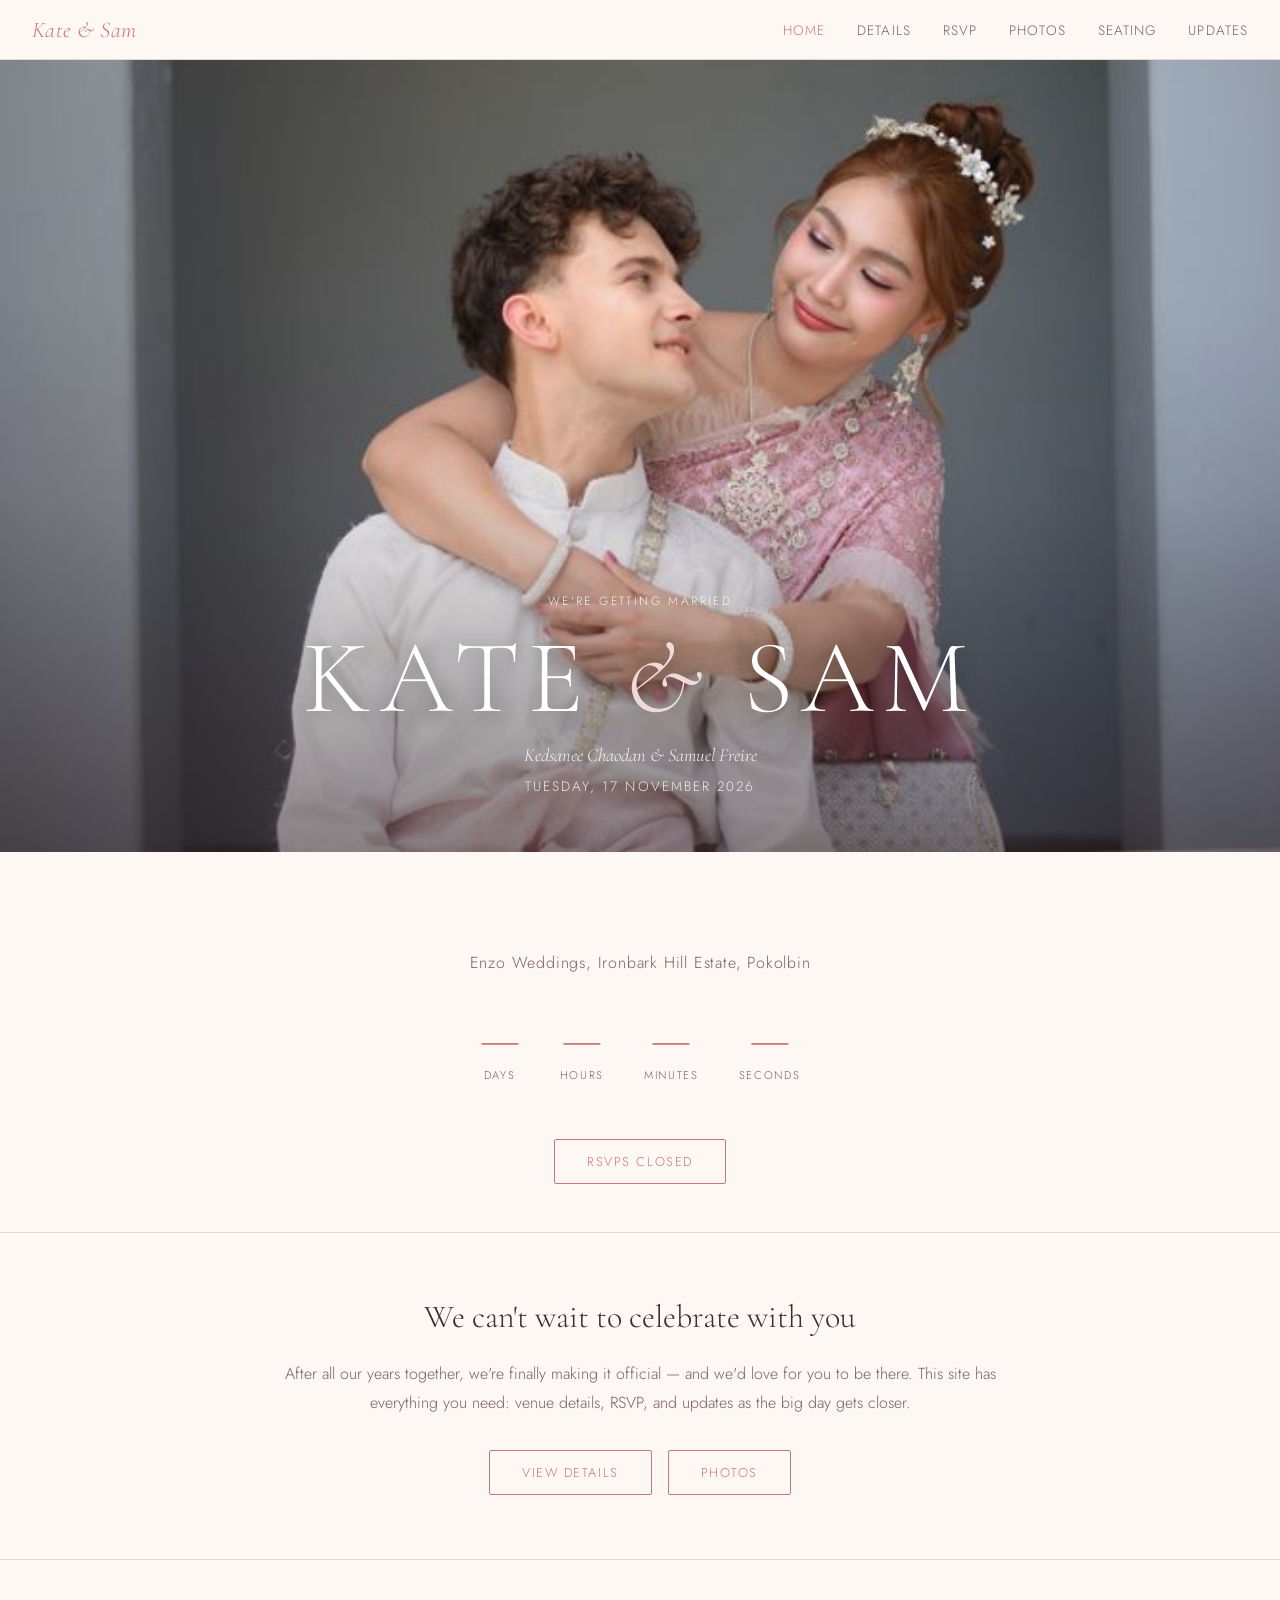
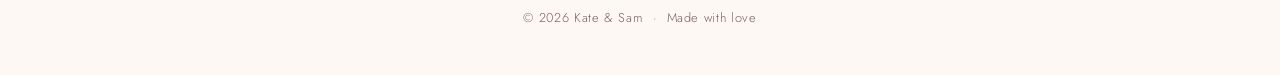
<file: index.html>
<!DOCTYPE html>
<html lang="en">
<head>
  <meta charset="UTF-8">
  <meta name="viewport" content="width=device-width, initial-scale=1.0">
  <title>Kate &amp; Sam — Wedding</title>
  <link rel="stylesheet" href="style.css?v=3">
</head>
<body>

  <nav>
    <a class="wordmark" href="index.html">Kate &amp; Sam</a>
    <button class="nav-toggle" aria-label="Menu" onclick="document.querySelector('nav ul').classList.toggle('open')">
      <span></span><span></span><span></span>
    </button>
    <ul>
      <li><a href="index.html" class="active">Home</a></li>
      <li><a href="details.html">Details</a></li>
      <li><a href="rsvp.html">RSVP</a></li>
      <li><a href="photos.html">Photos</a></li>
      <li><a href="seating.html">Seating</a></li>
      <li><a href="updates.html">Updates</a></li>
    </ul>
  </nav>

  <header class="cover">
    <picture>
      <source media="(max-width: 640px)" srcset="images/cover-sm.jpg">
      <img src="images/cover.jpg" alt="Kate and Sam" fetchpriority="high">
    </picture>
    <div class="cover-text">
      <p class="eyebrow">We're getting married</p>
      <h1>Kate <em>&amp;</em> Sam</h1>
      <p class="cover-names">Kedsanee Chaodan &amp; Samuel Freire</p>
      <p class="cover-date">Tuesday, 17 November 2026</p>
    </div>
  </header>

  <div class="page-hero home-intro">
    <p class="sub">Enzo Weddings, Ironbark Hill Estate, Pokolbin</p>

    <div id="countdown">
      <div class="unit"><div class="num" id="cd-days">—</div><div class="label">Days</div></div>
      <div class="unit"><div class="num" id="cd-hours">—</div><div class="label">Hours</div></div>
      <div class="unit"><div class="num" id="cd-mins">—</div><div class="label">Minutes</div></div>
      <div class="unit"><div class="num" id="cd-secs">—</div><div class="label">Seconds</div></div>
    </div>

    <a href="rsvp.html" class="btn btn-outline rsvp-btn" style="margin-top: 1rem;">RSVPs Closed</a>
  </div>

  <div class="section" style="text-align: center;">
    <h2>We can't wait to celebrate with you</h2>
    <p>After all our years together, we're finally making it official — and we'd love for you to be there. This site has everything you need: venue details, RSVP, and updates as the big day gets closer.</p>
    <div style="margin-top: 2rem; display: flex; gap: 1rem; justify-content: center; flex-wrap: wrap;">
      <a href="details.html" class="btn btn-outline">View Details</a>
      <a href="photos.html" class="btn btn-outline">Photos</a>
    </div>
  </div>

  <footer>
    &copy; 2026 Kate &amp; Sam &nbsp;·&nbsp; Made with love
  </footer>

  <script>
    // Wedding starts from 3:30 PM on Tuesday 17 November 2026 (Hunter Valley, AEDT).
    const weddingDate = new Date('2026-11-17T15:30:00+11:00');

    function tick() {
      const now = new Date();
      const diff = weddingDate - now;
      if (isNaN(diff) || diff <= 0) return;
      const d = Math.floor(diff / 864e5);
      const h = Math.floor((diff % 864e5) / 36e5);
      const m = Math.floor((diff % 36e5) / 6e4);
      const s = Math.floor((diff % 6e4) / 1e3);
      document.getElementById('cd-days').textContent  = d;
      document.getElementById('cd-hours').textContent = String(h).padStart(2,'0');
      document.getElementById('cd-mins').textContent  = String(m).padStart(2,'0');
      document.getElementById('cd-secs').textContent  = String(s).padStart(2,'0');
    }
    tick();
    setInterval(tick, 1000);
  </script>

  <script>
    // Late RSVPs: show "RSVP Now" until Fri 6 Nov 2026 11:59 PM AEDT, then fall back to "RSVPs Closed"
    if (Date.now() < new Date('2026-11-06T23:59:59+11:00').getTime()) {
      document.querySelectorAll('.rsvp-btn').forEach(function (b) {
        b.classList.remove('btn-outline');
        b.textContent = 'RSVP Now';
      });
    }
  </script>
</body>
</html>
</file>
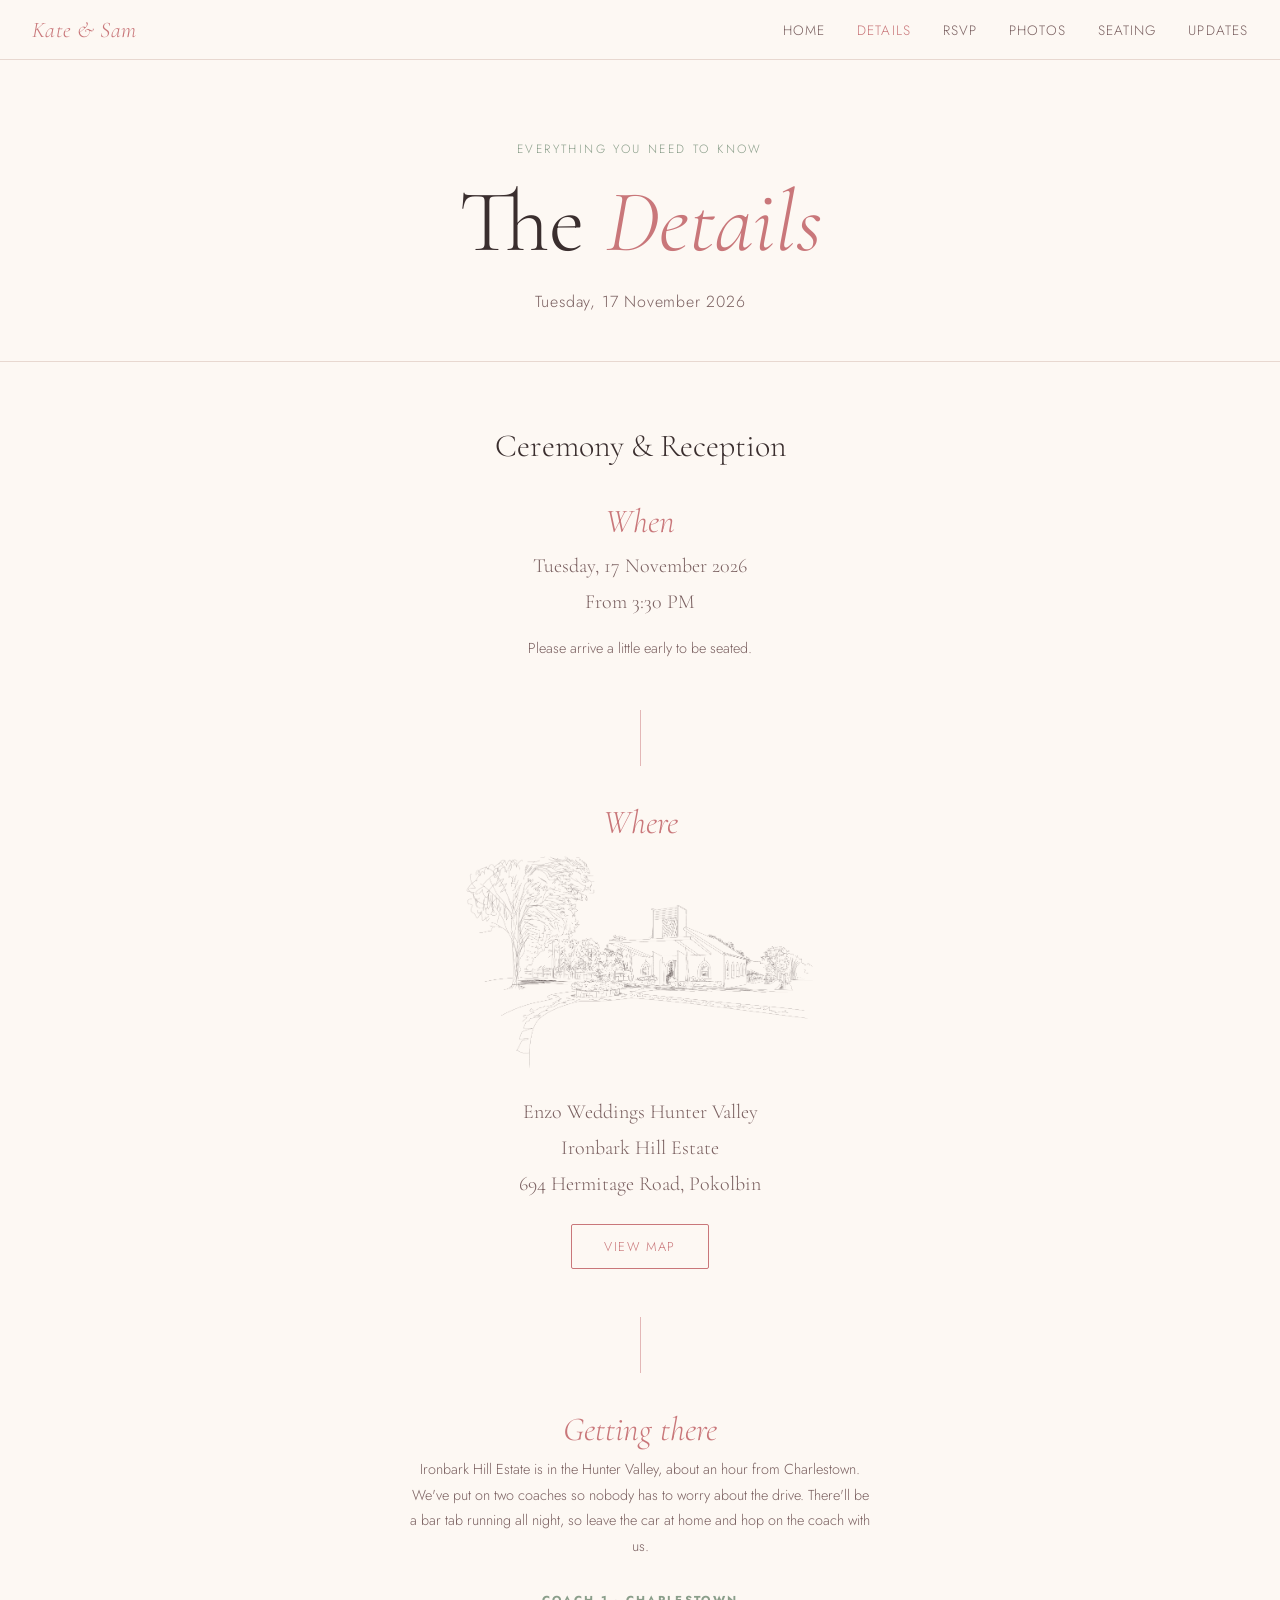
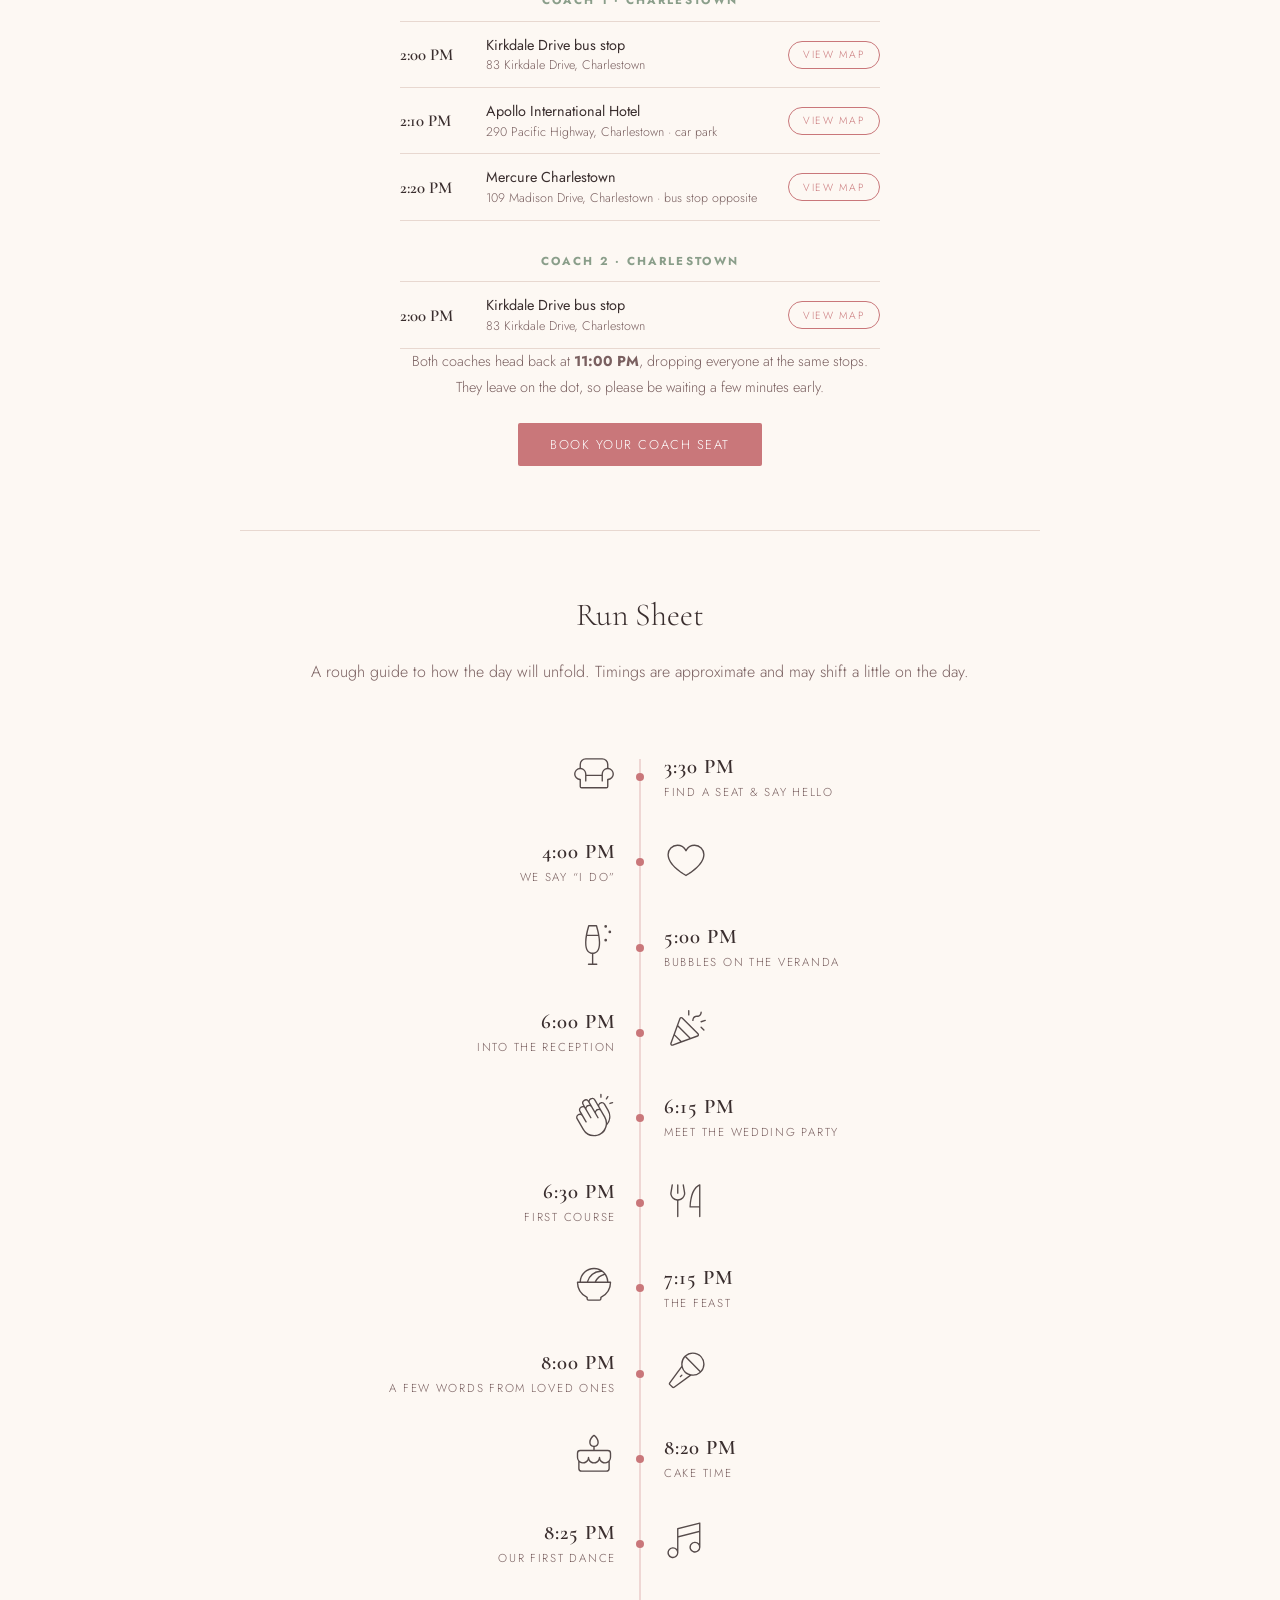
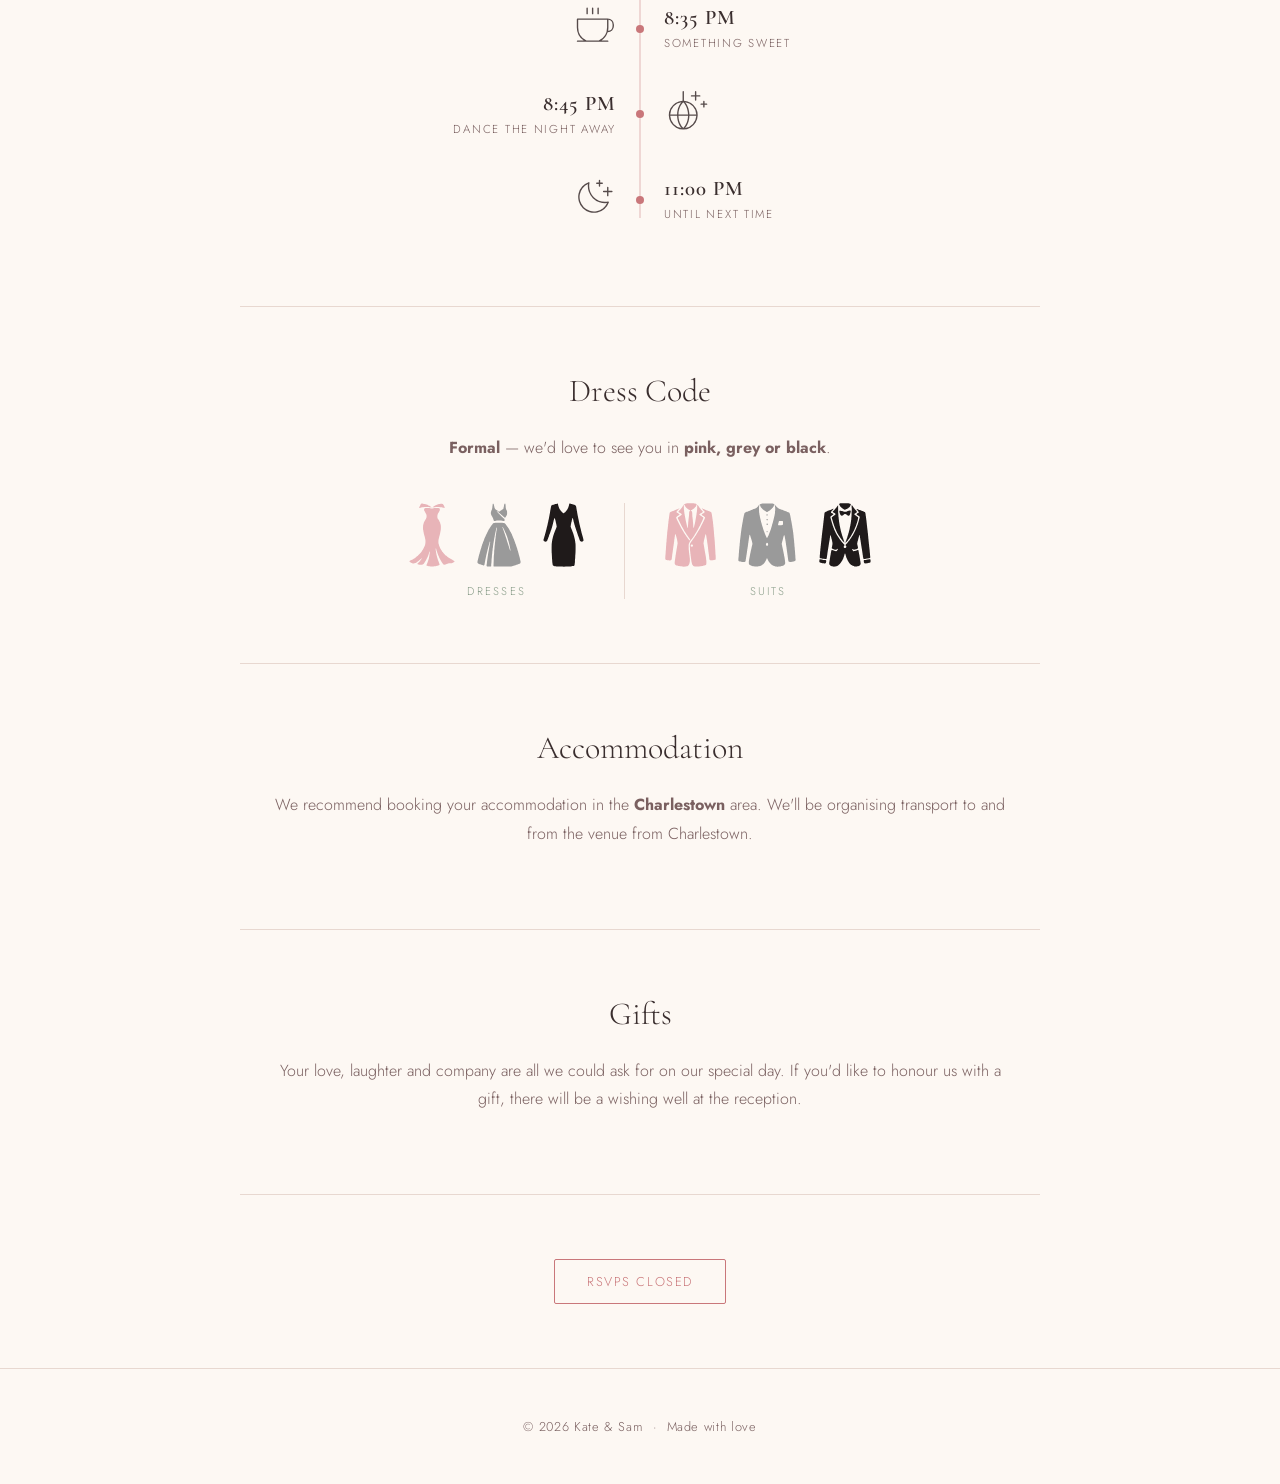
<file: details.html>
<!DOCTYPE html>
<html lang="en">
<head>
  <meta charset="UTF-8">
  <meta name="viewport" content="width=device-width, initial-scale=1.0">
  <title>Details — Kate &amp; Sam</title>
  <link rel="stylesheet" href="style.css?v=3">
</head>
<body class="details-page">

  <nav>
    <a class="wordmark" href="index.html">Kate &amp; Sam</a>
    <button class="nav-toggle" aria-label="Menu" onclick="document.querySelector('nav ul').classList.toggle('open')">
      <span></span><span></span><span></span>
    </button>
    <ul>
      <li><a href="index.html">Home</a></li>
      <li><a href="details.html" class="active">Details</a></li>
      <li><a href="rsvp.html">RSVP</a></li>
      <li><a href="photos.html">Photos</a></li>
      <li><a href="seating.html">Seating</a></li>
      <li><a href="updates.html">Updates</a></li>
    </ul>
  </nav>

  <div class="page-hero">
    <p class="eyebrow">Everything you need to know</p>
    <h1>The <em>Details</em></h1>
    <p class="sub">Tuesday, 17 November 2026</p>
  </div>

  <div class="section venue">
    <h2>Ceremony &amp; Reception</h2>

    <div class="venue-block">
      <h3 class="script">When</h3>
      <p class="venue-lead">Tuesday, 17 November 2026<br>From 3:30 PM</p>
      <p class="venue-note">Please arrive a little early to be seated.</p>
    </div>

    <span class="venue-divider" aria-hidden="true"></span>

    <div class="venue-block">
      <h3 class="script">Where</h3>
      <img class="venue-sketch" src="images/venue-sketch.png" alt="Sketch of the chapel at Ironbark Hill Estate">
      <p class="venue-lead">Enzo Weddings Hunter Valley<br>Ironbark Hill Estate<br>694 Hermitage Road, Pokolbin</p>
      <a class="btn btn-outline btn-pill" href="https://www.google.com/maps/search/?api=1&amp;query=Enzo+Weddings+694+Hermitage+Road+Pokolbin+NSW" target="_blank" rel="noopener">View Map</a>
    </div>

    <span class="venue-divider" aria-hidden="true"></span>

    <div class="venue-block">
      <h3 class="script">Getting there</h3>
      <p class="venue-note">Ironbark Hill Estate is in the Hunter Valley, about an hour from Charlestown. We've put on two coaches so nobody has to worry about the drive. There'll be a bar tab running all night, so leave the car at home and hop on the coach with us.</p>

      <div class="coach">
        <h4>Coach 1 &middot; Charlestown</h4>
        <ul class="stops">
        <li>
          <span class="stop-time">2:00 PM</span>
          <span class="stop-body"><strong>Kirkdale Drive bus stop</strong><span>83 Kirkdale Drive, Charlestown</span></span>
          <a class="stop-map" href="https://www.google.com/maps/search/?api=1&amp;query=83+Kirkdale+Drive+Charlestown+NSW" target="_blank" rel="noopener">View Map</a>
        </li>
        <li>
          <span class="stop-time">2:10 PM</span>
          <span class="stop-body"><strong>Apollo International Hotel</strong><span>290 Pacific Highway, Charlestown &middot; car park</span></span>
          <a class="stop-map" href="https://www.google.com/maps/search/?api=1&amp;query=Apollo+International+Hotel+290+Pacific+Highway+Charlestown+NSW" target="_blank" rel="noopener">View Map</a>
        </li>
        <li>
          <span class="stop-time">2:20 PM</span>
          <span class="stop-body"><strong>Mercure Charlestown</strong><span>109 Madison Drive, Charlestown &middot; bus stop opposite</span></span>
          <a class="stop-map" href="https://www.google.com/maps/search/?api=1&amp;query=Mercure+Charlestown+109+Madison+Drive+Charlestown+NSW" target="_blank" rel="noopener">View Map</a>
        </li>
        </ul>
      </div>

      <div class="coach">
        <h4>Coach 2 &middot; Charlestown</h4>
        <ul class="stops">
        <li>
          <span class="stop-time">2:00 PM</span>
          <span class="stop-body"><strong>Kirkdale Drive bus stop</strong><span>83 Kirkdale Drive, Charlestown</span></span>
          <a class="stop-map" href="https://www.google.com/maps/search/?api=1&amp;query=83+Kirkdale+Drive+Charlestown+NSW" target="_blank" rel="noopener">View Map</a>
        </li>
        </ul>
      </div>

      <p class="venue-note">Both coaches head back at <strong>11:00 PM</strong>, dropping everyone at the same stops. They leave on the dot, so please be waiting a few minutes early.</p>
      <a class="btn btn-pill" href="https://docs.google.com/forms/d/e/1FAIpQLSdWdF1a0JmAvcn3nQJAACObFwLDunPZIr-EfWpBhxTmPPQ18g/viewform" target="_blank" rel="noopener">Book your coach seat</a>
    </div>
  </div>

  <div class="section">
    <h2>Run Sheet</h2>
    <p>A rough guide to how the day will unfold. Timings are approximate and may shift a little on the day.</p>
    <svg xmlns="http://www.w3.org/2000/svg" style="display:none" aria-hidden="true">
    <symbol id="i-armchair" viewBox="0 0 256 256"><path d="M212,92.23V72a36,36,0,0,0-36-36H80A36,36,0,0,0,44,72V92.23a36,36,0,0,0,0,71.55V200a12,12,0,0,0,12,12H200a12,12,0,0,0,12-12V163.78a36,36,0,0,0,0-71.55ZM80,44h96a28,28,0,0,1,28,28V92.23A36,36,0,0,0,172,128v4H84v-4A36,36,0,0,0,52,92.23V72A28,28,0,0,1,80,44ZM208.3,156H208a4,4,0,0,0-4,4v40a4,4,0,0,1-4,4H56a4,4,0,0,1-4-4V160h0a4,4,0,0,0-4-4h-.3A28,28,0,1,1,76,128v40a4,4,0,0,0,8,0V140h88v28a4,4,0,0,0,8,0V128a28,28,0,1,1,28.3,28Z"/></symbol>
    <symbol id="i-heart" viewBox="0 0 256 256"><path d="M178,44c-21.44,0-39.92,10.19-50,27.07C117.92,54.19,99.44,44,78,44a58.07,58.07,0,0,0-58,58c0,28.59,18,58.47,53.4,88.79a333.81,333.81,0,0,0,52.7,36.73,4,4,0,0,0,3.8,0,333.81,333.81,0,0,0,52.7-36.73C218,160.47,236,130.59,236,102A58.07,58.07,0,0,0,178,44ZM128,219.42c-14-8-100-59.35-100-117.42A50.06,50.06,0,0,1,78,52c21.11,0,38.85,11.31,46.3,29.51a4,4,0,0,0,7.4,0C139.15,63.31,156.89,52,178,52a50.06,50.06,0,0,1,50,50C228,160,142,211.46,128,219.42Z"/></symbol>
    <symbol id="i-champagne" viewBox="0 0 256 256"><path d="M142.3,12H97.7a4,4,0,0,0-3.8,2.76c-1.45,4.47-35.2,109.75-6.13,149.78C94.5,173.79,104,178.92,116,179.83V236H96a4,4,0,0,0,0,8h48a4,4,0,0,0,0-8H124V179.83c12-.91,21.5-6,28.22-15.29,29.08-40-4.67-145.31-6.12-149.78A4,4,0,0,0,142.3,12Zm-41.65,8h38.7A455.34,455.34,0,0,1,151,68H89A462,462,0,0,1,100.65,20Zm45.1,139.83C139.8,168,131.38,172,120,172s-19.8-4-25.75-12.16C81,141.63,82.6,106.72,87.6,76h64.81C158.86,116,156.57,144.94,145.75,159.83ZM228,52a8,8,0,1,1-8-8A8,8,0,0,1,228,52ZM204,20a8,8,0,1,1-8-8A8,8,0,0,1,204,20Zm0,80a8,8,0,1,1-8-8A8,8,0,0,1,204,100Z"/></symbol>
    <symbol id="i-confetti" viewBox="0 0 256 256"><path d="M108.66,55.46a11.79,11.79,0,0,0-19.43,4.31L36.73,204.15a11.81,11.81,0,0,0,11,15.85,11.88,11.88,0,0,0,4.08-.73l144.38-52.5a11.79,11.79,0,0,0,4.31-19.43Zm-6.53,137L63.52,153.87l16.19-44.51,66.92,66.93Zm-53,19.28a3.81,3.81,0,0,1-4.87-4.87l16.27-44.72,33.32,33.32Zm146.8-55.25a3.77,3.77,0,0,1-2.42,2.74l-38.56,14L82.72,101.07l14-38.56a3.77,3.77,0,0,1,2.74-2.42,4.32,4.32,0,0,1,.85-.09A3.65,3.65,0,0,1,103,61.12L194.88,153A3.78,3.78,0,0,1,195.91,156.51ZM220,24c0,9.68-5.85,28-28,28-8.31,0-14.18,3.29-17.42,9.79A26.12,26.12,0,0,0,172,72a4,4,0,0,1-8,0,34.06,34.06,0,0,1,3.42-13.79C170.66,51.73,177.56,44,192,44c19.29,0,20-18,20-20a4,4,0,0,1,4-4h0A4,4,0,0,1,220,24ZM140,40V16a4,4,0,0,1,8,0V40a4,4,0,0,1-8,0Zm94.83,85.17a4,4,0,0,1-5.66,5.66l-16-16a4,4,0,0,1,5.66-5.66Zm6.43-49.37-24,8A4,4,0,0,1,216,84a4,4,0,0,1-1.27-7.79l24-8a4,4,0,0,1,2.53,7.59Z"/></symbol>
    <symbol id="i-hands-clapping" viewBox="0 0 256 256"><path d="M164.22,24V8a4,4,0,0,1,8,0V24a4,4,0,0,1-8,0Zm34,13.55a4,4,0,0,0,5.51-1.33l8-13.11a4,4,0,0,0-6.84-4.17l-8,13.11A4,4,0,0,0,198.19,37.55Zm41.62,17.23a4,4,0,0,0-5.05-2.58L219.7,57.05a4,4,0,0,0,1.23,7.8,4,4,0,0,0,1.23-.19l15.06-4.85A4,4,0,0,0,239.81,54.78ZM203,189.66c-.37,2-.81,4-1.34,6A76.18,76.18,0,0,1,62.22,214L27,153a22,22,0,0,1,22.76-32.69L43.19,109A22,22,0,0,1,65.92,76.32L61.69,69A22,22,0,0,1,96.87,43,21.83,21.83,0,0,1,106.72,31,22.08,22.08,0,0,1,136.82,39l15.79,27.3A22.05,22.05,0,0,1,192.34,63l21.14,36.57A76.19,76.19,0,0,1,203,189.66ZM161.08,81l33,57.05a75.49,75.49,0,0,1,10.21,37.24,68.26,68.26,0,0,0,2.27-71.66L185.4,67A14,14,0,0,0,161.08,81ZM105.59,57l28.54,49.29a22,22,0,0,1,24.28-14L129.88,43a14,14,0,1,0-24.29,14Zm-37,8,10,17.27a22,22,0,0,1,24.27-14L92.91,51A14,14,0,1,0,68.63,65Zm118.5,77L166.9,107a14,14,0,0,0-24.67,13.26L154.83,142a4,4,0,1,1-6.93,4L111.39,83h0a14,14,0,0,0-19.15-5.11A14,14,0,0,0,87.09,97v0h0l26.05,45a4,4,0,0,1-1.46,5.47,4,4,0,0,1-5.48-1.46L74.42,91h0a14,14,0,0,0-24.28,14l35.23,61a4,4,0,0,1-6.94,4L58.18,135a14,14,0,0,0-24.29,14l35.27,61a68.09,68.09,0,0,0,118-68Z"/></symbol>
    <symbol id="i-fork-knife" viewBox="0 0 256 256"><path d="M76,88V40a4,4,0,0,1,8,0V88a4,4,0,0,1-8,0ZM212,40V224a4,4,0,0,1-8,0V172H152a4,4,0,0,1-4-4,264.27,264.27,0,0,1,7.11-55.94c9.47-39.22,27.21-65.41,51.31-75.74A4,4,0,0,1,212,40Zm-8,6.46C162.25,70.33,156.81,145.75,156.1,164H204Zm-88-7.12a4,4,0,0,0-7.9,1.32l8,47.66a36,36,0,0,1-72,0l8-47.66a4,4,0,0,0-7.9-1.32l-8,48A4.89,4.89,0,0,0,36,88a44.06,44.06,0,0,0,40,43.81V224a4,4,0,0,0,8,0V131.81A44.06,44.06,0,0,0,124,88a4.89,4.89,0,0,0,0-.66Z"/></symbol>
    <symbol id="i-bowl-food" viewBox="0 0 256 256"><path d="M224,108H211.9a84,84,0,0,0-167.8,0H32a4,4,0,0,0-4,4,100.32,100.32,0,0,0,56,89.82V208a12,12,0,0,0,12,12h64a12,12,0,0,0,12-12v-6.18A100.32,100.32,0,0,0,228,112,4,4,0,0,0,224,108Zm-20.11,0H141.05a75.92,75.92,0,0,1,50.16-38.14A75.45,75.45,0,0,1,203.89,108ZM186,62.93A83.92,83.92,0,0,0,132.08,108H94.68A76.22,76.22,0,0,1,168,52c2.33,0,4.68.13,7,.34A76.81,76.81,0,0,1,186,62.93ZM128,36a75.48,75.48,0,0,1,34.3,8.21A84.26,84.26,0,0,0,86.41,108H52.11A76.09,76.09,0,0,1,128,36Zm38.33,159.66A4,4,0,0,0,164,199.3V208a4,4,0,0,1-4,4H96a4,4,0,0,1-4-4v-8.7a4,4,0,0,0-2.33-3.64A92.33,92.33,0,0,1,36.09,116H219.91A92.33,92.33,0,0,1,166.33,195.66Z"/></symbol>
    <symbol id="i-microphone-stage" viewBox="0 0 256 256"><path d="M168,20a68.08,68.08,0,0,0-68,68,67.19,67.19,0,0,0,.82,10.49L30.34,194.59a11.94,11.94,0,0,0,1.2,15.58l14.29,14.3a11.95,11.95,0,0,0,15.58,1.19l96.11-70.48A68,68,0,1,0,168,20Zm60,68a59.7,59.7,0,0,1-14.87,39.47L128.54,42.87A59.94,59.94,0,0,1,228,88ZM56.68,219.21a4,4,0,0,1-5.2-.4L37.19,204.52a4,4,0,0,1-.4-5.2l66.46-90.62a68.31,68.31,0,0,0,44.05,44.05ZM108,88a59.77,59.77,0,0,1,14.87-39.47l84.6,84.6A60,60,0,0,1,108,88Zm-1.17,61.17a4,4,0,0,1,0,5.65l-8,8a4,4,0,1,1-5.65-5.65l8-8A4,4,0,0,1,106.84,149.16Z"/></symbol>
    <symbol id="i-cake" viewBox="0 0 256 256"><path d="M228,112a20,20,0,0,0-20-20H132V75.71A28,28,0,0,0,156,48c0-25.84-24.73-42.63-25.78-43.33a4,4,0,0,0-4.44,0C124.73,5.37,100,22.16,100,48a28,28,0,0,0,24,27.71V92H48a20,20,0,0,0-20,20v23.33a36.85,36.85,0,0,0,8,22.91V200a20,20,0,0,0,20,20H200a20,20,0,0,0,20-20V158.24a36.85,36.85,0,0,0,8-22.91ZM108,48c0-17.39,14.37-30.53,20-35,5.63,4.48,20,17.62,20,35a20,20,0,0,1-40,0Zm92,164H56a12,12,0,0,1-12-12V165.73A35.16,35.16,0,0,0,63,172a36.13,36.13,0,0,0,33-19.48,36,36,0,0,0,64,0A36.13,36.13,0,0,0,192,172h1a35.16,35.16,0,0,0,19-6.26V200A12,12,0,0,1,200,212Zm20-76.67c0,15.39-12.21,28.25-27.21,28.66A28,28,0,0,1,164,136a4,4,0,0,0-8,0,28,28,0,0,1-56,0,4,4,0,0,0-8,0,28,28,0,0,1-28.79,28c-15-.41-27.21-13.27-27.21-28.66V112a12,12,0,0,1,12-12H208a12,12,0,0,1,12,12Z"/></symbol>
    <symbol id="i-music-notes" viewBox="0 0 256 256"><path d="M210.46,20.85a4,4,0,0,0-3.43-.73l-128,32A4,4,0,0,0,76,56V174.87A32,32,0,1,0,84,196V107.12l120-30v65.75A32,32,0,1,0,212,164V24A4,4,0,0,0,210.46,20.85ZM52,220a24,24,0,1,1,24-24A24,24,0,0,1,52,220Zm128-32a24,24,0,1,1,24-24A24,24,0,0,1,180,188ZM84,98.88V59.12l120-30V68.88Z"/></symbol>
    <symbol id="i-coffee" viewBox="0 0 256 256"><path d="M84,56V24a4,4,0,0,1,8,0V56a4,4,0,0,1-8,0Zm36,4a4,4,0,0,0,4-4V24a4,4,0,0,0-8,0V56A4,4,0,0,0,120,60Zm32,0a4,4,0,0,0,4-4V24a4,4,0,0,0-8,0V56A4,4,0,0,0,152,60Zm92,60v8a36,36,0,0,1-36,36h-.41a92.53,92.53,0,0,1-35.76,48H208a4,4,0,0,1,0,8H32a4,4,0,0,1,0-8H68.17A92.34,92.34,0,0,1,28,136V88a4,4,0,0,1,4-4H208A36,36,0,0,1,244,120Zm-40,16V92H36v44a84.28,84.28,0,0,0,48.21,76h71.58A84.28,84.28,0,0,0,204,136Zm32-16a28,28,0,0,0-24-27.71V136a91.75,91.75,0,0,1-2.2,19.94A28,28,0,0,0,236,128Z"/></symbol>
    <symbol id="i-disco-ball" viewBox="0 0 256 256"><path d="M116,68.1V16a4,4,0,0,0-8,0V68.1a84,84,0,1,0,8,0ZM187.89,148h-40c-1-37.34-15.73-60.22-25.35-71.25A76.12,76.12,0,0,1,187.89,148ZM112,226.68C105,220,85.26,197.61,84.06,156h55.88C138.74,197.61,119,220,112,226.68ZM84.06,148c1.2-41.61,21-64,27.94-70.68,7,6.64,26.74,29.07,27.94,70.68Zm17.36-71.25c-9.62,11-24.35,33.91-25.35,71.25h-40A76.12,76.12,0,0,1,101.42,76.75ZM36.11,156h40c1,37.34,15.73,60.22,25.35,71.25A76.12,76.12,0,0,1,36.11,156Zm86.47,71.25c9.62-11,24.35-33.91,25.35-71.25h40A76.12,76.12,0,0,1,122.58,227.25ZM252,88a4,4,0,0,1-4,4H236v12a4,4,0,0,1-8,0V92H216a4,4,0,0,1,0-8h12V72a4,4,0,0,1,8,0V84h12A4,4,0,0,1,252,88ZM212,40a4,4,0,0,1-4,4H188V64a4,4,0,0,1-8,0V44H160a4,4,0,0,1,0-8h20V16a4,4,0,0,1,8,0V36h20A4,4,0,0,1,212,40Z"/></symbol>
    <symbol id="i-moon-stars" viewBox="0 0 256 256"><path d="M236,96a4,4,0,0,1-4,4H212v20a4,4,0,0,1-8,0V100H184a4,4,0,0,1,0-8h20V72a4,4,0,0,1,8,0V92h20A4,4,0,0,1,236,96ZM144,52h12V64a4,4,0,0,0,8,0V52h12a4,4,0,0,0,0-8H164V32a4,4,0,0,0-8,0V44H144a4,4,0,0,0,0,8Zm69.73,103.58a4,4,0,0,1,.71,4,92,92,0,1,1-118-118,4,4,0,0,1,5.29,4.54A93.18,93.18,0,0,0,100,64a92.1,92.1,0,0,0,92,92,93.18,93.18,0,0,0,17.91-1.74A4,4,0,0,1,213.73,155.58Zm-9.46,7.67A100,100,0,0,1,92.75,51.73,84,84,0,1,0,204.27,163.25Z"/></symbol>
  </svg>
    <ol class="timeline">
      <li>
        <span class="tl-icon"><svg><use href="#i-armchair"/></svg></span>
        <span class="tl-text"><span class="time">3:30 PM</span><span class="event">Find a seat &amp; say hello</span></span>
      </li>
      <li>
        <span class="tl-icon"><svg><use href="#i-heart"/></svg></span>
        <span class="tl-text"><span class="time">4:00 PM</span><span class="event">We say “I do”</span></span>
      </li>
      <li>
        <span class="tl-icon"><svg><use href="#i-champagne"/></svg></span>
        <span class="tl-text"><span class="time">5:00 PM</span><span class="event">Bubbles on the veranda</span></span>
      </li>
      <li>
        <span class="tl-icon"><svg><use href="#i-confetti"/></svg></span>
        <span class="tl-text"><span class="time">6:00 PM</span><span class="event">Into the reception</span></span>
      </li>
      <li>
        <span class="tl-icon"><svg><use href="#i-hands-clapping"/></svg></span>
        <span class="tl-text"><span class="time">6:15 PM</span><span class="event">Meet the wedding party</span></span>
      </li>
      <li>
        <span class="tl-icon"><svg><use href="#i-fork-knife"/></svg></span>
        <span class="tl-text"><span class="time">6:30 PM</span><span class="event">First course</span></span>
      </li>
      <li>
        <span class="tl-icon"><svg><use href="#i-bowl-food"/></svg></span>
        <span class="tl-text"><span class="time">7:15 PM</span><span class="event">The feast</span></span>
      </li>
      <li>
        <span class="tl-icon"><svg><use href="#i-microphone-stage"/></svg></span>
        <span class="tl-text"><span class="time">8:00 PM</span><span class="event">A few words from loved ones</span></span>
      </li>
      <li>
        <span class="tl-icon"><svg><use href="#i-cake"/></svg></span>
        <span class="tl-text"><span class="time">8:20 PM</span><span class="event">Cake time</span></span>
      </li>
      <li>
        <span class="tl-icon"><svg><use href="#i-music-notes"/></svg></span>
        <span class="tl-text"><span class="time">8:25 PM</span><span class="event">Our first dance</span></span>
      </li>
      <li>
        <span class="tl-icon"><svg><use href="#i-coffee"/></svg></span>
        <span class="tl-text"><span class="time">8:35 PM</span><span class="event">Something sweet</span></span>
      </li>
      <li>
        <span class="tl-icon"><svg><use href="#i-disco-ball"/></svg></span>
        <span class="tl-text"><span class="time">8:45 PM</span><span class="event">Dance the night away</span></span>
      </li>
      <li>
        <span class="tl-icon"><svg><use href="#i-moon-stars"/></svg></span>
        <span class="tl-text"><span class="time">11:00 PM</span><span class="event">Until next time</span></span>
      </li>
    </ol>
  </div>

  <div class="section">
    <h2>Dress Code</h2>
    <p><strong>Formal</strong> — we'd love to see you in <strong>pink, grey or black</strong>.</p>
    <div class="attire" aria-hidden="true">
      <div class="attire-group">
        <div class="attire-row">
          <img src="images/attire-dress-mermaid.svg?v=7" alt="" width="43" height="60">
          <img src="images/attire-dress-flare.svg?v=7" alt="" width="43" height="60">
          <img src="images/attire-dress-sheath.svg?v=7" alt="" width="39" height="60">
        </div>
        <span class="attire-label">Dresses</span>
      </div>
      <span class="attire-sep"></span>
      <div class="attire-group">
        <div class="attire-row">
          <img src="images/attire-suit-a.svg?v=7" alt="" width="46" height="60">
          <img src="images/attire-suit-b.svg?v=7" alt="" width="54" height="60">
          <img src="images/attire-suit-c.svg?v=7" alt="" width="50" height="60">
        </div>
        <span class="attire-label">Suits</span>
      </div>
    </div>
  </div>

  <div class="section">
    <h2>Accommodation</h2>
    <p>We recommend booking your accommodation in the <strong>Charlestown</strong> area. We'll be organising transport to and from the venue from Charlestown.</p>
  </div>

  <div class="section">
    <h2>Gifts</h2>
    <p>Your love, laughter and company are all we could ask for on our special day. If you'd like to honour us with a gift, there will be a wishing well at the reception.</p>
  </div>

  <div class="section">
    <a href="rsvp.html" class="btn btn-outline rsvp-btn">RSVPs Closed</a>
  </div>

  <footer>
    &copy; 2026 Kate &amp; Sam &nbsp;·&nbsp; Made with love
  </footer>

  <script>
    // Late RSVPs: show "RSVP Now" until Fri 6 Nov 2026 11:59 PM AEDT, then fall back to "RSVPs Closed"
    if (Date.now() < new Date('2026-11-06T23:59:59+11:00').getTime()) {
      document.querySelectorAll('.rsvp-btn').forEach(function (b) {
        b.classList.remove('btn-outline');
        b.textContent = 'RSVP Now';
      });
    }
  </script>
</body>
</html>
</file>
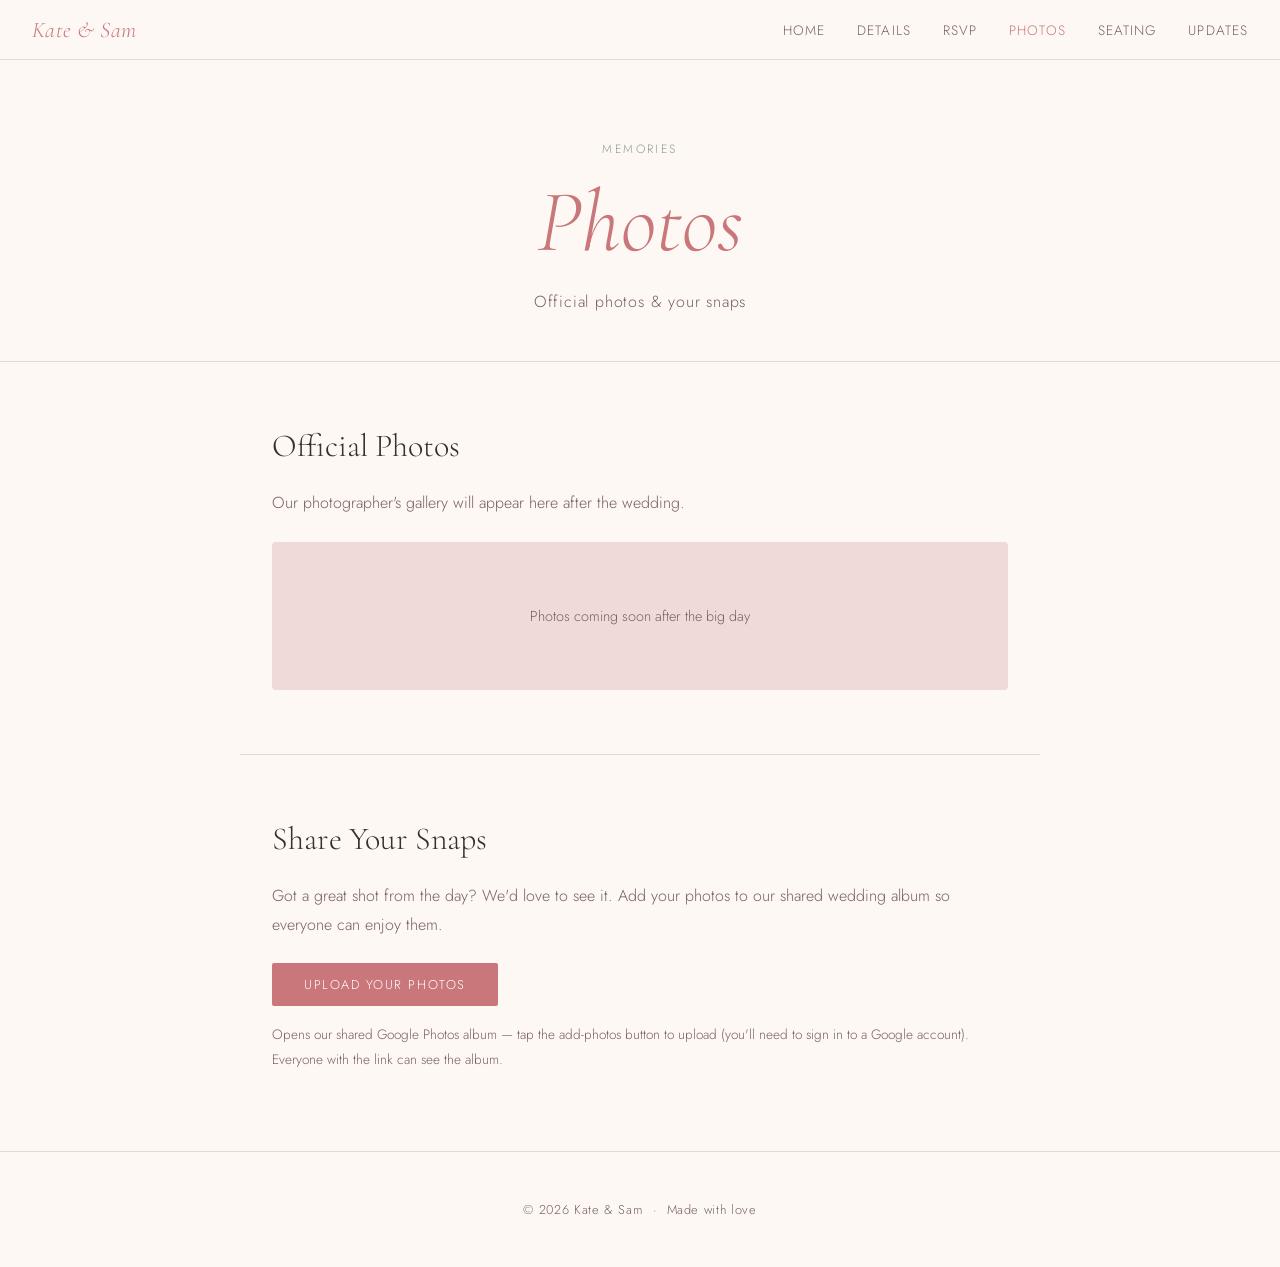
<file: photos.html>
<!DOCTYPE html>
<html lang="en">
<head>
  <meta charset="UTF-8">
  <meta name="viewport" content="width=device-width, initial-scale=1.0">
  <title>Photos — Kate &amp; Sam</title>
  <link rel="stylesheet" href="style.css?v=3">
</head>
<body>

  <nav>
    <a class="wordmark" href="index.html">Kate &amp; Sam</a>
    <button class="nav-toggle" aria-label="Menu" onclick="document.querySelector('nav ul').classList.toggle('open')">
      <span></span><span></span><span></span>
    </button>
    <ul>
      <li><a href="index.html">Home</a></li>
      <li><a href="details.html">Details</a></li>
      <li><a href="rsvp.html">RSVP</a></li>
      <li><a href="photos.html" class="active">Photos</a></li>
      <li><a href="seating.html">Seating</a></li>
      <li><a href="updates.html">Updates</a></li>
    </ul>
  </nav>

  <div class="page-hero">
    <p class="eyebrow">Memories</p>
    <h1><em>Photos</em></h1>
    <p class="sub">Official photos &amp; your snaps</p>
  </div>

  <div class="section">
    <h2>Official Photos</h2>
    <p>Our photographer's gallery will appear here after the wedding.</p>

    <!-- Replace with Google Photos embed:
         In Google Photos, open the album → Share → Create link → copy the URL.
         Then embed via: <iframe src="GOOGLE_PHOTOS_URL" ...> -->
    <div class="photo-placeholder" style="margin-top: 1.5rem;">
      Photos coming soon after the big day
    </div>
  </div>

  <div class="section">
    <h2>Share Your Snaps</h2>
    <p>Got a great shot from the day? We'd love to see it. Add your photos to our shared wedding album so everyone can enjoy them.</p>

    <!-- Google Photos shared album (Collaborate on) — guests add photos here -->
    <div style="margin-top: 1.5rem;">
      <a href="https://photos.app.goo.gl/HPkTmw5dyFSGUxH6A" class="btn" target="_blank" rel="noopener">
        Upload Your Photos
      </a>
    </div>

    <p style="margin-top: 1rem; font-size: 0.85rem; color: var(--mid);">
      Opens our shared Google Photos album — tap the add-photos button to upload (you'll need to sign in to a Google account). Everyone with the link can see the album.
    </p>
  </div>

  <footer>
    &copy; 2026 Kate &amp; Sam &nbsp;·&nbsp; Made with love
  </footer>

</body>
</html>
</file>
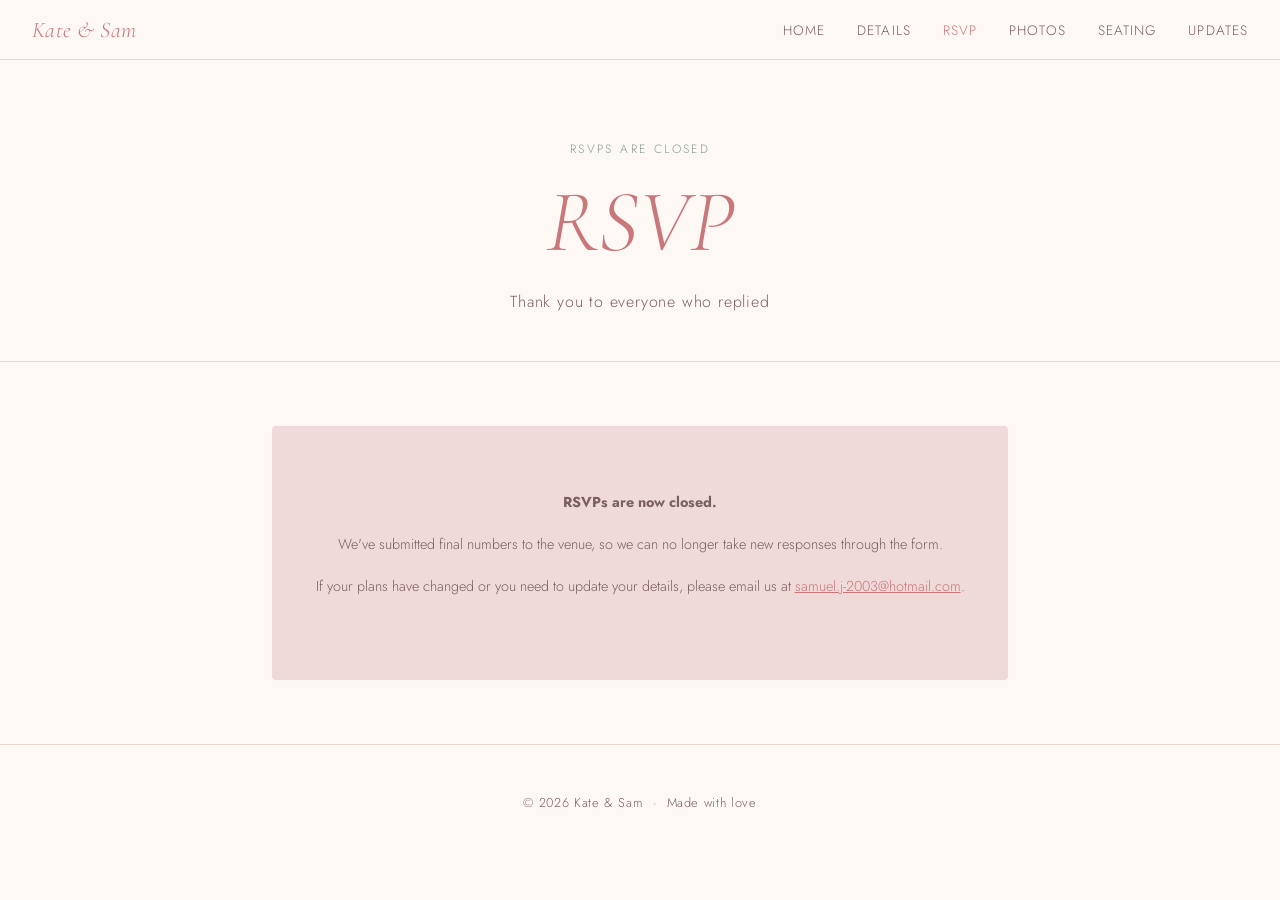
<file: rsvp.html>
<!DOCTYPE html>
<html lang="en">
<head>
  <meta charset="UTF-8">
  <meta name="viewport" content="width=device-width, initial-scale=1.0">
  <title>RSVP — Kate &amp; Sam</title>
  <link rel="stylesheet" href="style.css?v=3">
</head>
<body>

  <nav>
    <a class="wordmark" href="index.html">Kate &amp; Sam</a>
    <button class="nav-toggle" aria-label="Menu" onclick="document.querySelector('nav ul').classList.toggle('open')">
      <span></span><span></span><span></span>
    </button>
    <ul>
      <li><a href="index.html">Home</a></li>
      <li><a href="details.html">Details</a></li>
      <li><a href="rsvp.html" class="active">RSVP</a></li>
      <li><a href="photos.html">Photos</a></li>
      <li><a href="seating.html">Seating</a></li>
      <li><a href="updates.html">Updates</a></li>
    </ul>
  </nav>

  <!-- Late RSVPs: open until Fri 6 Nov 2026 11:59 PM AEDT, then this page reverts to the closed notice automatically -->
  <div id="rsvp-open" hidden>
    <div class="page-hero">
      <p class="eyebrow">Late RSVPs close Friday 6 November, 11:59 PM</p>
      <h1><em>RSVP</em></h1>
      <p class="sub">Let us know if you can make it</p>
    </div>

    <div class="section">
      <iframe
        class="rsvp-embed"
        src="https://docs.google.com/forms/d/e/1FAIpQLSeEp4Vn32J6Epffqnf7fkykdQ_edGJzGR6phKZ7Re5BRP60Vw/viewform?embedded=true"
        frameborder="0"
        marginheight="0"
        marginwidth="0"
        loading="lazy">
        Loading form…
      </iframe>
      <p style="margin-top: 1rem; font-size: 0.8rem; color: var(--mid); text-align: center;">
        Having trouble with the form? Email us at <a href="mailto:wedding@samandkate.me" style="color: var(--rose);">wedding@samandkate.me</a>
      </p>
    </div>
  </div>

  <div id="rsvp-closed">
    <div class="page-hero">
      <p class="eyebrow">RSVPs are closed</p>
      <h1><em>RSVP</em></h1>
      <p class="sub">Thank you to everyone who replied</p>
    </div>

    <div class="section">
      <div class="photo-placeholder">
        <p><strong>RSVPs are now closed.</strong></p>
        <p style="margin-top: 0.75rem;">We've submitted final numbers to the venue, so we can no longer take new responses through the form.</p>
        <p style="margin-top: 0.75rem;">If your plans have changed or you need to update your details, please email us at <a href="mailto:samuel.j-2003@hotmail.com" style="color: var(--rose);">samuel.j-2003@hotmail.com</a>.</p>
      </div>
    </div>
  </div>

  <script>
    if (Date.now() < new Date('2026-11-06T23:59:59+11:00').getTime()) {
      document.getElementById('rsvp-open').hidden = false;
      document.getElementById('rsvp-closed').hidden = true;
    }
  </script>

  <footer>
    &copy; 2026 Kate &amp; Sam &nbsp;·&nbsp; Made with love
  </footer>

</body>
</html>
</file>
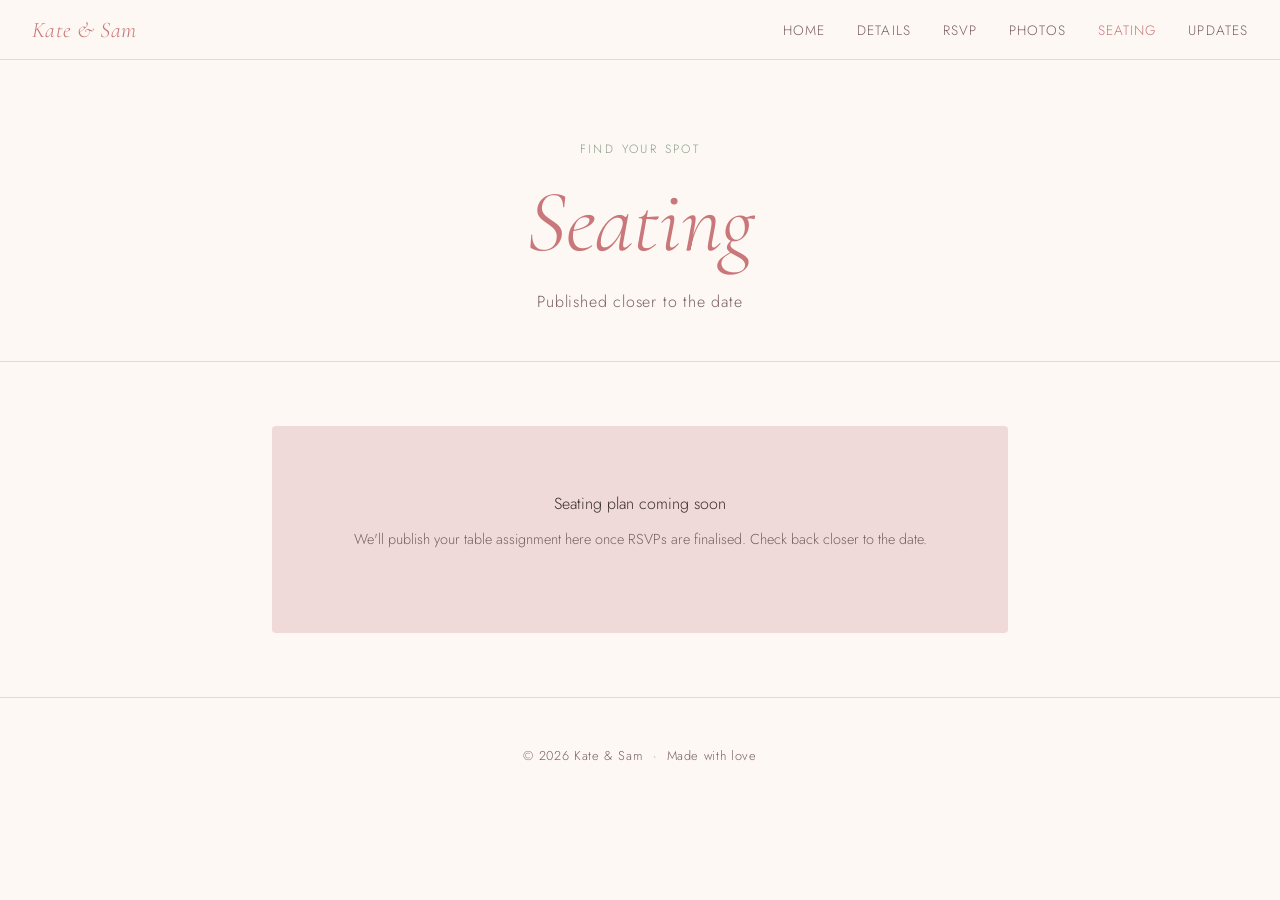
<file: seating.html>
<!DOCTYPE html>
<html lang="en">
<head>
  <meta charset="UTF-8">
  <meta name="viewport" content="width=device-width, initial-scale=1.0">
  <title>Seating — Kate &amp; Sam</title>
  <link rel="stylesheet" href="style.css?v=3">
</head>
<body>

  <nav>
    <a class="wordmark" href="index.html">Kate &amp; Sam</a>
    <button class="nav-toggle" aria-label="Menu" onclick="document.querySelector('nav ul').classList.toggle('open')">
      <span></span><span></span><span></span>
    </button>
    <ul>
      <li><a href="index.html">Home</a></li>
      <li><a href="details.html">Details</a></li>
      <li><a href="rsvp.html">RSVP</a></li>
      <li><a href="photos.html">Photos</a></li>
      <li><a href="seating.html" class="active">Seating</a></li>
      <li><a href="updates.html">Updates</a></li>
    </ul>
  </nav>

  <div class="page-hero">
    <p class="eyebrow">Find your spot</p>
    <h1><em>Seating</em></h1>
    <p class="sub">Published closer to the date</p>
  </div>

  <div class="section" style="text-align: center;">

    <!-- OPTION A: placeholder until seating is finalised -->
    <div class="photo-placeholder" id="seating-placeholder">
      <p style="margin-bottom: 0.5rem; font-size: 1rem; color: var(--dark);">Seating plan coming soon</p>
      <p>We'll publish your table assignment here once RSVPs are finalised. Check back closer to the date.</p>
    </div>

    <!-- OPTION B (uncomment when ready): embed a seating image
    <img src="seating-plan.png" alt="Seating plan" style="max-width: 100%; border-radius: 4px; border: 1px solid var(--border);">
    -->

    <!-- OPTION C (uncomment when ready): embed a Google Sheet
    <iframe
      src="REPLACE_WITH_GOOGLE_SHEET_EMBED_URL"
      style="width:100%; height:600px; border:none; border-radius:4px;"
      loading="lazy">
    </iframe>
    -->

  </div>

  <footer>
    &copy; 2026 Kate &amp; Sam &nbsp;·&nbsp; Made with love
  </footer>

</body>
</html>
</file>
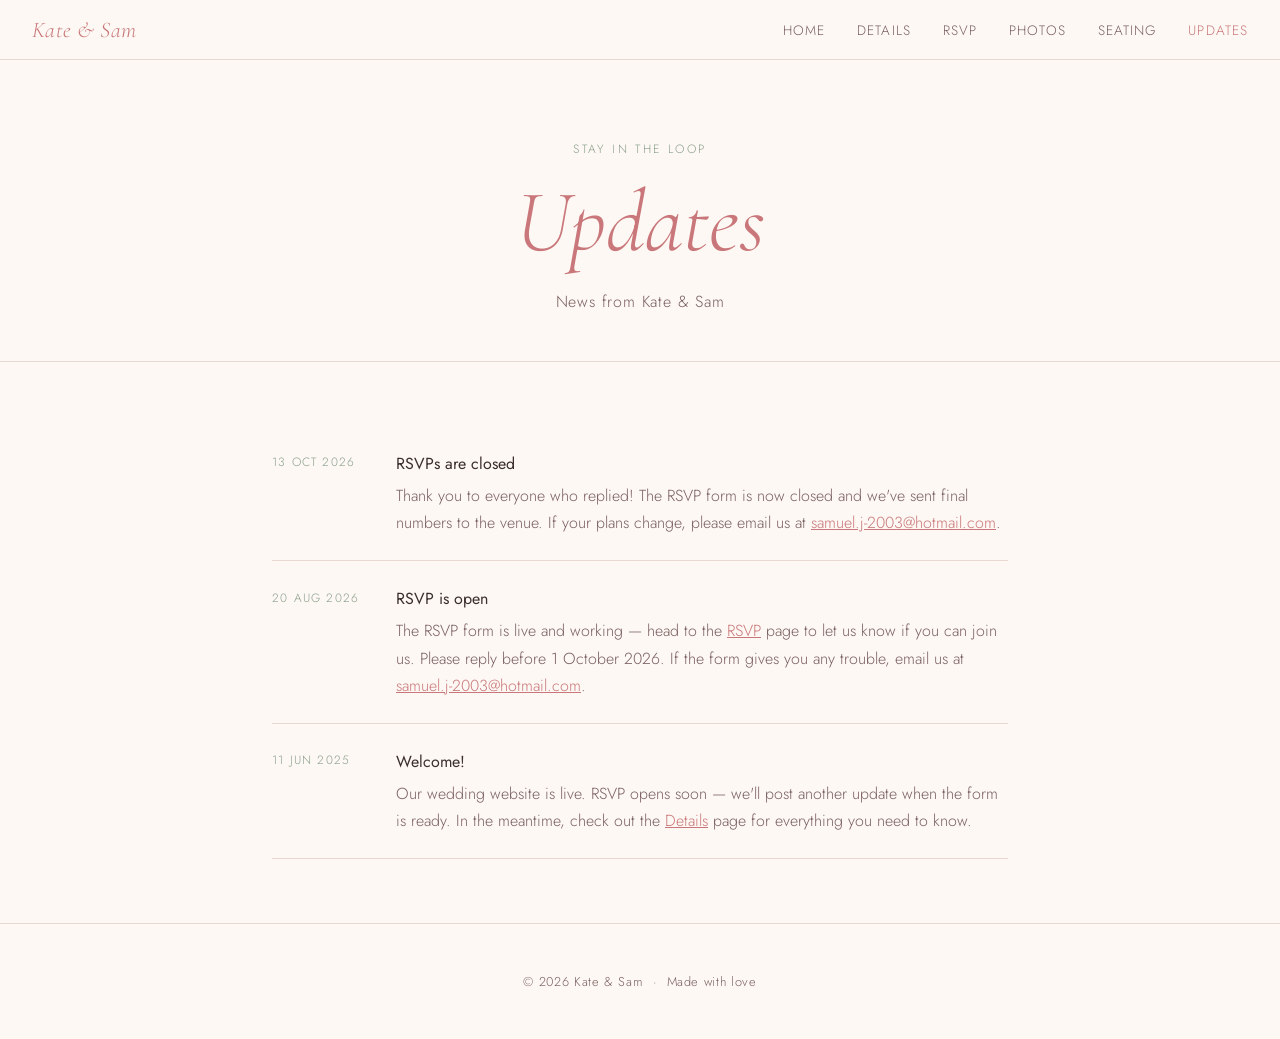
<file: updates.html>
<!DOCTYPE html>
<html lang="en">
<head>
  <meta charset="UTF-8">
  <meta name="viewport" content="width=device-width, initial-scale=1.0">
  <title>Updates — Kate &amp; Sam</title>
  <link rel="stylesheet" href="style.css?v=3">
</head>
<body>

  <nav>
    <a class="wordmark" href="index.html">Kate &amp; Sam</a>
    <button class="nav-toggle" aria-label="Menu" onclick="document.querySelector('nav ul').classList.toggle('open')">
      <span></span><span></span><span></span>
    </button>
    <ul>
      <li><a href="index.html">Home</a></li>
      <li><a href="details.html">Details</a></li>
      <li><a href="rsvp.html">RSVP</a></li>
      <li><a href="photos.html">Photos</a></li>
      <li><a href="seating.html">Seating</a></li>
      <li><a href="updates.html" class="active">Updates</a></li>
    </ul>
  </nav>

  <div class="page-hero">
    <p class="eyebrow">Stay in the loop</p>
    <h1><em>Updates</em></h1>
    <p class="sub">News from Kate &amp; Sam</p>
  </div>

  <div class="section">
    <!-- Add new updates at the TOP of this list. Format:
         <li>
           <span class="date">DD Mon YYYY</span>
           <div class="body"><strong>Title</strong>Your message here.</div>
         </li>
    -->
    <ul class="updates-list">

      <li>
        <span class="date">13 Oct 2026</span>
        <div class="body">
          <strong>RSVPs are closed</strong>
          Thank you to everyone who replied! The RSVP form is now closed and we've sent final numbers to the venue. If your plans change, please email us at <a href="mailto:samuel.j-2003@hotmail.com" style="color:var(--rose);">samuel.j-2003@hotmail.com</a>.
        </div>
      </li>

      <li>
        <span class="date">20 Aug 2026</span>
        <div class="body">
          <strong>RSVP is open</strong>
          The RSVP form is live and working — head to the <a href="rsvp.html" style="color:var(--rose);">RSVP</a> page to let us know if you can join us. Please reply before 1 October 2026. If the form gives you any trouble, email us at <a href="mailto:samuel.j-2003@hotmail.com" style="color:var(--rose);">samuel.j-2003@hotmail.com</a>.
        </div>
      </li>

      <li>
        <span class="date">11 Jun 2025</span>
        <div class="body">
          <strong>Welcome!</strong>
          Our wedding website is live. RSVP opens soon — we'll post another update when the form is ready. In the meantime, check out the <a href="details.html" style="color:var(--rose);">Details</a> page for everything you need to know.
        </div>
      </li>

      <!-- Example of a future update (remove or replace):
      <li>
        <span class="date">01 Aug 2025</span>
        <div class="body">
          <strong>RSVP deadline reminder</strong>
          Just a friendly nudge — RSVPs close on 15 August. If you haven't already, please let us know if you can make it!
        </div>
      </li>
      -->

    </ul>
  </div>

  <footer>
    &copy; 2026 Kate &amp; Sam &nbsp;·&nbsp; Made with love
  </footer>

</body>
</html>
</file>
<file: style.css>
@import url('https://fonts.googleapis.com/css2?family=Cormorant+Garamond:ital,wght@0,300;0,400;0,600;1,300;1,400&family=Jost:wght@300;400&display=swap');

:root {
  --rose:    #c9777a;
  --rose-lt: #f0d9d9;
  --sage:    #8a9e8a;
  --cream:   #fdf8f3;
  --dark:    #3a2e2e;
  --mid:     #7a6060;
  --border:  #e8d8d0;
}

*, *::before, *::after { box-sizing: border-box; margin: 0; padding: 0; }

body {
  font-family: 'Jost', sans-serif;
  font-weight: 300;
  background: var(--cream);
  color: var(--dark);
  min-height: 100vh;
}

/* ── Nav ── */
nav {
  position: sticky;
  top: 0;
  z-index: 100;
  background: var(--cream);
  border-bottom: 1px solid var(--border);
  padding: 1rem 2rem;
  display: flex;
  align-items: center;
  justify-content: space-between;
}

nav .wordmark {
  font-family: 'Cormorant Garamond', serif;
  font-style: italic;
  font-size: 1.4rem;
  color: var(--rose);
  text-decoration: none;
  letter-spacing: 0.02em;
}

nav ul {
  list-style: none;
  display: flex;
  gap: 2rem;
}

nav ul a {
  text-decoration: none;
  color: var(--mid);
  font-size: 0.85rem;
  letter-spacing: 0.08em;
  text-transform: uppercase;
  transition: color 0.2s;
}

nav ul a:hover,
nav ul a.active { color: var(--rose); }

/* hamburger (mobile) */
.nav-toggle { display: none; background: none; border: none; cursor: pointer; }
.nav-toggle span {
  display: block; width: 22px; height: 1.5px;
  background: var(--dark); margin: 5px 0; transition: 0.3s;
}

/* ── Cover photo hero (home) ── */
.cover {
  position: relative;
  height: 88vh;
  min-height: 520px;
  overflow: hidden;
  background: var(--dark);
}

.cover img {
  width: 100%;
  height: 100%;
  object-fit: cover;
  object-position: 50% 62%;
  display: block;
}

.cover::after {
  content: '';
  position: absolute;
  inset: 0;
  background: linear-gradient(to top, rgba(40, 28, 30, 0.55) 0%, rgba(40, 28, 30, 0.1) 45%, rgba(40, 28, 30, 0) 70%);
}

.cover-text {
  position: absolute;
  left: 0; right: 0; bottom: 3.5rem;
  z-index: 1;
  text-align: center;
  color: #fff;
  padding: 0 1.5rem;
}

.cover-text .eyebrow {
  font-size: 0.75rem;
  letter-spacing: 0.2em;
  text-transform: uppercase;
  color: rgba(255, 255, 255, 0.85);
  margin-bottom: 1rem;
}

.cover-text h1 {
  font-family: 'Cormorant Garamond', serif;
  font-size: clamp(3.2rem, 9vw, 6.5rem);
  font-weight: 300;
  letter-spacing: 0.08em;
  line-height: 1;
  text-transform: uppercase;
  text-shadow: 0 2px 20px rgba(0, 0, 0, 0.3);
}

.cover-text h1 em {
  font-style: italic;
  text-transform: none;
  color: var(--rose-lt);
}

.cover-text .cover-names {
  font-family: 'Cormorant Garamond', serif;
  font-style: italic;
  font-size: 1.15rem;
  margin-top: 0.9rem;
  color: rgba(255, 255, 255, 0.9);
}

.cover-text .cover-date {
  margin-top: 0.6rem;
  font-size: 0.85rem;
  letter-spacing: 0.15em;
  text-transform: uppercase;
  color: rgba(255, 255, 255, 0.85);
}

.home-intro { padding-top: 3rem; padding-bottom: 3.5rem; }

/* ── Venue (invitation-style stack) ── */
.venue-block { margin-top: 2.5rem; }

.venue h2 { margin-bottom: 0.5rem; }

.script {
  font-family: 'Cormorant Garamond', serif;
  font-style: italic;
  font-weight: 300;
  font-size: 2.1rem;
  color: var(--rose);
  margin-bottom: 0.6rem;
  line-height: 1;
}

.venue-lead {
  font-family: 'Cormorant Garamond', serif;
  font-size: 1.25rem;
  line-height: 1.55;
  color: var(--dark);
  margin-bottom: 0.6rem;
}

.venue-note {
  font-size: 0.9rem;
  max-width: 460px;
  margin: 0 auto 0.8rem;
}

.venue-sketch {
  display: block;
  width: min(360px, 90%);
  margin: 0.5rem auto 1.2rem;
}

.venue-divider {
  display: block;
  width: 1px;
  height: 3.5rem;
  margin: 3rem auto 0.5rem;
  background: var(--rose);
  opacity: 0.5;
}

.btn-pill {
  border-radius: 999px;
  padding: 0.6rem 2rem;
  font-size: 0.72rem;
  letter-spacing: 0.2em;
  margin-top: 0.4rem;
}

/* ── Coach schedule ── */
.coach {
  max-width: 480px;
  margin: 2rem auto 0;
  text-align: left;
}

.coach h4 {
  font-size: 0.72rem;
  letter-spacing: 0.2em;
  text-transform: uppercase;
  color: var(--sage);
  text-align: center;
  margin-bottom: 0.8rem;
}

.stops { list-style: none; border-top: 1px solid var(--border); }

.stops li {
  display: grid;
  grid-template-columns: 70px 1fr auto;
  gap: 1rem;
  align-items: center;
  padding: 0.8rem 0;
  border-bottom: 1px solid var(--border);
}

.stop-time {
  font-family: 'Cormorant Garamond', serif;
  font-weight: 600;
  font-size: 1.05rem;
  color: var(--dark);
}

.stop-body { display: flex; flex-direction: column; gap: 0.1rem; }
.stop-body strong { font-weight: 400; color: var(--dark); font-size: 0.9rem; }
.stop-body span { font-size: 0.78rem; color: var(--mid); }

.stop-map {
  font-size: 0.65rem;
  letter-spacing: 0.15em;
  text-transform: uppercase;
  color: var(--rose);
  text-decoration: none;
  border: 1px solid var(--rose);
  border-radius: 999px;
  padding: 0.35rem 0.9rem;
  white-space: nowrap;
  transition: background 0.2s;
}

.stop-map:hover { background: var(--rose-lt); }

/* ── Run sheet timeline ── */
.timeline {
  list-style: none;
  max-width: 560px;
  margin: 3rem auto 0;
  position: relative;
}

.timeline::before {
  content: '';
  position: absolute;
  left: 50%;
  top: 1.5rem; bottom: 1.5rem;
  width: 1px;
  background: var(--rose);
  opacity: 0.5;
  transform: translateX(-50%);
}

.timeline li {
  display: grid;
  grid-template-columns: 1fr 1fr;
  align-items: center;
  column-gap: 3rem;
  position: relative;
  padding: 1.1rem 0;
}

.timeline li::before {
  content: '';
  position: absolute;
  left: 50%;
  top: 50%;
  width: 8px; height: 8px;
  border-radius: 50%;
  background: var(--rose);
  transform: translate(-50%, -50%);
}

/* alternate sides: odd rows icon-left / text-right, even rows swapped */
.timeline li:nth-child(odd)  .tl-icon { grid-column: 1; justify-self: end; }
.timeline li:nth-child(odd)  .tl-text { grid-column: 2; text-align: left; }
.timeline li:nth-child(even) .tl-icon { grid-column: 2; justify-self: start; }
.timeline li:nth-child(even) .tl-text { grid-column: 1; text-align: right; grid-row: 1; }

.tl-icon svg {
  width: 44px; height: 44px;
  fill: var(--dark);
  opacity: 0.85;
}

.tl-text { display: flex; flex-direction: column; gap: 0.25rem; }

.timeline .time {
  font-family: 'Cormorant Garamond', serif;
  font-weight: 600;
  font-size: 1.3rem;
  letter-spacing: 0.05em;
  color: var(--dark);
}

.timeline .event {
  font-size: 0.72rem;
  letter-spacing: 0.15em;
  text-transform: uppercase;
  color: var(--mid);
  line-height: 1.6;
}

/* ── Page sections ── */
.page-hero {
  text-align: center;
  padding: 5rem 2rem 3rem;
  border-bottom: 1px solid var(--border);
}

.page-hero .eyebrow {
  font-size: 0.75rem;
  letter-spacing: 0.2em;
  text-transform: uppercase;
  color: var(--sage);
  margin-bottom: 1rem;
}

.page-hero h1 {
  font-family: 'Cormorant Garamond', serif;
  font-size: clamp(2.8rem, 8vw, 5.5rem);
  font-weight: 300;
  line-height: 1.1;
  color: var(--dark);
}

.page-hero h1 em {
  font-style: italic;
  color: var(--rose);
}

.page-hero .sub {
  margin-top: 1.2rem;
  color: var(--mid);
  font-size: 1rem;
  letter-spacing: 0.05em;
}

.section {
  max-width: 800px;
  margin: 0 auto;
  padding: 4rem 2rem;
}

.section + .section { border-top: 1px solid var(--border); }

.section h2 {
  font-family: 'Cormorant Garamond', serif;
  font-size: 2rem;
  font-weight: 300;
  margin-bottom: 1.5rem;
  color: var(--dark);
}

.section p {
  line-height: 1.8;
  color: var(--mid);
  margin-bottom: 1rem;
}

/* ── Countdown ── */
#countdown {
  display: flex;
  justify-content: center;
  gap: 2.5rem;
  margin: 2.5rem 0;
}

#countdown .unit { text-align: center; }

#countdown .num {
  font-family: 'Cormorant Garamond', serif;
  font-size: 3rem;
  line-height: 1;
  color: var(--rose);
}

#countdown .label {
  font-size: 0.7rem;
  letter-spacing: 0.15em;
  text-transform: uppercase;
  color: var(--mid);
  margin-top: 0.3rem;
}

/* ── Detail cards ── */
.detail-grid {
  display: grid;
  grid-template-columns: repeat(auto-fit, minmax(280px, 1fr));
  gap: 1.5rem;
  margin-top: 2rem;
}

.detail-card {
  border: 1px solid var(--border);
  border-radius: 4px;
  padding: 2rem;
  background: #fff;
}

.detail-card h3 {
  font-family: 'Cormorant Garamond', serif;
  font-size: 1.3rem;
  margin-bottom: 0.8rem;
  color: var(--dark);
}

.detail-card p {
  font-size: 0.9rem;
  line-height: 1.7;
  color: var(--mid);
  margin: 0;
}

/* ── Details page: centred text ── */
.details-page .section,
.details-page .detail-card { text-align: center; }

/* ── Dress code attire silhouettes ── */
.attire {
  display: flex;
  justify-content: center;
  align-items: stretch;
  gap: 2.5rem;
  margin-top: 2.5rem;
}

.attire-group {
  display: flex;
  flex-direction: column;
  align-items: center;
  gap: 1rem;
}

.attire-row {
  display: flex;
  align-items: flex-end;
  gap: 1.4rem;
  height: 64px;
}

.attire-row img { height: 64px; width: auto; display: block; }

.attire-label {
  font-size: 0.7rem;
  letter-spacing: 0.2em;
  text-transform: uppercase;
  color: var(--sage);
}

.attire-sep { width: 1px; background: var(--border); }


/* ── Button ── */
.btn {
  display: inline-block;
  padding: 0.75rem 2rem;
  background: var(--rose);
  color: #fff;
  text-decoration: none;
  font-size: 0.8rem;
  letter-spacing: 0.12em;
  text-transform: uppercase;
  border-radius: 2px;
  border: none;
  cursor: pointer;
  transition: background 0.2s;
}

.btn:hover { background: #b56568; }

.btn-outline {
  background: transparent;
  color: var(--rose);
  border: 1px solid var(--rose);
}

.btn-outline:hover { background: var(--rose-lt); }

/* ── RSVP iframe ── */
.rsvp-embed {
  width: 100%;
  border: none;
  border-radius: 4px;
  min-height: 900px;
}

/* ── Photo grid placeholder ── */
.photo-placeholder {
  background: var(--rose-lt);
  border-radius: 4px;
  padding: 4rem 2rem;
  text-align: center;
  color: var(--mid);
  font-size: 0.9rem;
}

/* ── Updates list ── */
.updates-list { list-style: none; }

.updates-list li {
  padding: 1.5rem 0;
  border-bottom: 1px solid var(--border);
  display: grid;
  grid-template-columns: 100px 1fr;
  gap: 1.5rem;
}

.updates-list .date {
  font-size: 0.75rem;
  letter-spacing: 0.1em;
  text-transform: uppercase;
  color: var(--sage);
  padding-top: 0.2rem;
}

.updates-list .body { color: var(--mid); line-height: 1.7; }
.updates-list .body strong { color: var(--dark); font-weight: 400; display: block; margin-bottom: 0.3rem; }

/* ── Footer ── */
footer {
  text-align: center;
  padding: 3rem 2rem;
  border-top: 1px solid var(--border);
  font-size: 0.8rem;
  color: var(--mid);
  letter-spacing: 0.05em;
}

/* ── Mobile ── */
@media (max-width: 640px) {
  nav ul { display: none; flex-direction: column; gap: 1rem; }
  nav ul.open { display: flex; position: absolute; top: 60px; left: 0; right: 0; background: var(--cream); padding: 1.5rem 2rem; border-bottom: 1px solid var(--border); }
  .nav-toggle { display: block; }

  #countdown { gap: 1.2rem; }
  #countdown .num { font-size: 2.2rem; }

  .updates-list li { grid-template-columns: 1fr; gap: 0.3rem; }

  .attire { flex-direction: column; gap: 2rem; align-items: center; }
  .attire-sep { display: none; }

  .stops li { grid-template-columns: 60px 1fr; }
  .stop-map { grid-column: 2; justify-self: start; }

  .timeline li { column-gap: 1.5rem; padding: 0.9rem 0; }
  .tl-icon svg { width: 36px; height: 36px; }
  .timeline .event { font-size: 0.65rem; letter-spacing: 0.1em; }

  .cover { height: 92vh; min-height: 560px; }
  .cover img { object-position: 50% 55%; }
  .cover-text { bottom: 2.5rem; }
  .cover-text h1 { letter-spacing: 0.06em; }
}
</file>
